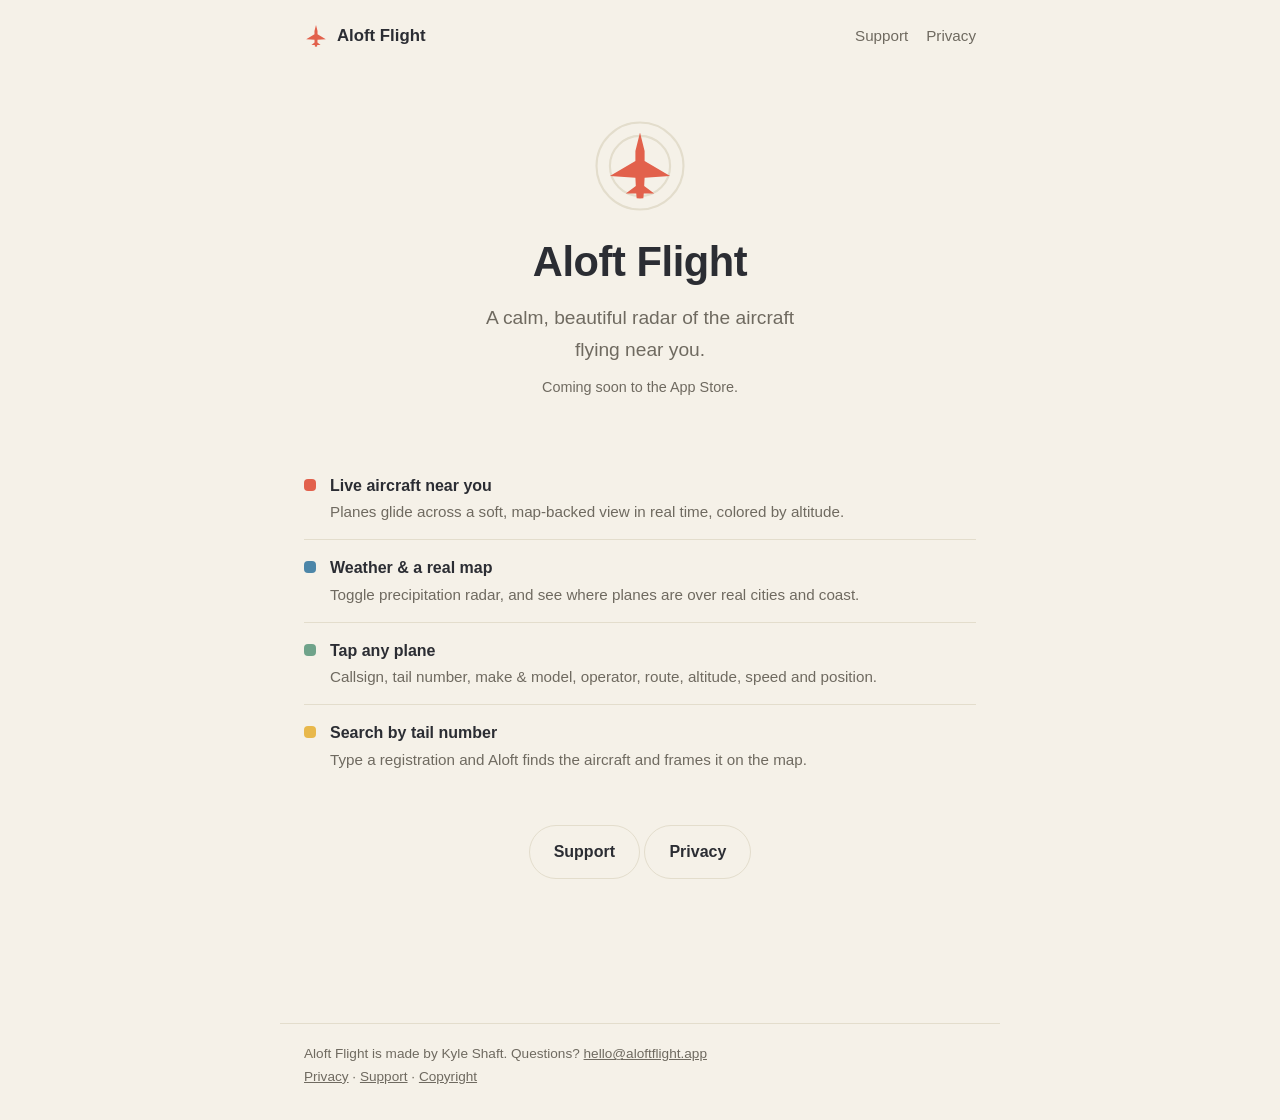
<file: index.html>
<!DOCTYPE html>
<html lang="en">
<head>
<meta charset="utf-8">
<meta name="viewport" content="width=device-width, initial-scale=1">
<title>Aloft Flight — see what's flying overhead</title>
<meta name="description" content="A calm, beautiful radar of the aircraft flying near you — with live weather, a map, and full flight details.">
<link rel="stylesheet" href="style.css">
</head>
<body>

<header class="site">
  <a class="brand" href="./">
    <svg class="mark" viewBox="-11 -11 22 22" xmlns="http://www.w3.org/2000/svg" aria-hidden="true">
      <polygon points="0,-10 1.4,-4.5 1.4,-1.5 9,3 1.4,3.5 1.3,6 4.2,8.2 1.1,8.2 1,9.6 0,9.8 -1,9.6 -1.1,8.2 -4.2,8.2 -1.3,6 -1.4,3.5 -9,3 -1.4,-1.5 -1.4,-4.5" fill="#E2614C"/>
    </svg>
    Aloft Flight
  </a>
  <nav>
    <a href="support">Support</a>
    <a href="privacy">Privacy</a>
  </nav>
</header>

<div class="wrap">
  <section class="hero">
    <svg class="bigmark" viewBox="-11 -11 22 22" xmlns="http://www.w3.org/2000/svg" aria-hidden="true">
      <circle cx="0" cy="0" r="10.4" fill="none" stroke="#E3DDCC" stroke-width="0.5"/>
      <circle cx="0" cy="0" r="7.2" fill="none" stroke="#E3DDCC" stroke-width="0.5"/>
      <polygon points="0,-8 1.1,-3.6 1.1,-1.2 7.2,2.4 1.1,2.8 1,4.8 3.4,6.6 .9,6.6 .8,7.7 0,7.8 -.8,7.7 -.9,6.6 -3.4,6.6 -1,4.8 -1.1,2.8 -7.2,2.4 -1.1,-1.2 -1.1,-3.6" fill="#E2614C"/>
    </svg>
    <h1>Aloft Flight</h1>
    <p class="tagline">A calm, beautiful radar of the aircraft flying near you.</p>
    <p class="note">Coming soon to the App Store.</p>
  </section>

  <section class="features">
    <div class="feature">
      <span class="dot" style="background:#E2614C"></span>
      <div><div class="ftitle">Live aircraft near you</div>
      <div class="fdesc">Planes glide across a soft, map-backed view in real time, colored by altitude.</div></div>
    </div>
    <div class="feature">
      <span class="dot" style="background:#4C86A8"></span>
      <div><div class="ftitle">Weather &amp; a real map</div>
      <div class="fdesc">Toggle precipitation radar, and see where planes are over real cities and coast.</div></div>
    </div>
    <div class="feature">
      <span class="dot" style="background:#6FA38A"></span>
      <div><div class="ftitle">Tap any plane</div>
      <div class="fdesc">Callsign, tail number, make &amp; model, operator, route, altitude, speed and position.</div></div>
    </div>
    <div class="feature">
      <span class="dot" style="background:#E8B84B"></span>
      <div><div class="ftitle">Search by tail number</div>
      <div class="fdesc">Type a registration and Aloft finds the aircraft and frames it on the map.</div></div>
    </div>
  </section>

  <p class="center">
    <a class="cta secondary" href="support">Support</a>
    <a class="cta secondary" href="privacy">Privacy</a>
  </p>
</div>

<footer>
  Aloft Flight is made by Kyle Shaft. Questions? <a href="mailto:hello@aloftflight.app">hello@aloftflight.app</a><br>
  <a href="privacy">Privacy</a> · <a href="support">Support</a> · <a href="copyright">Copyright</a>
</footer>

</body>
</html>
</file>
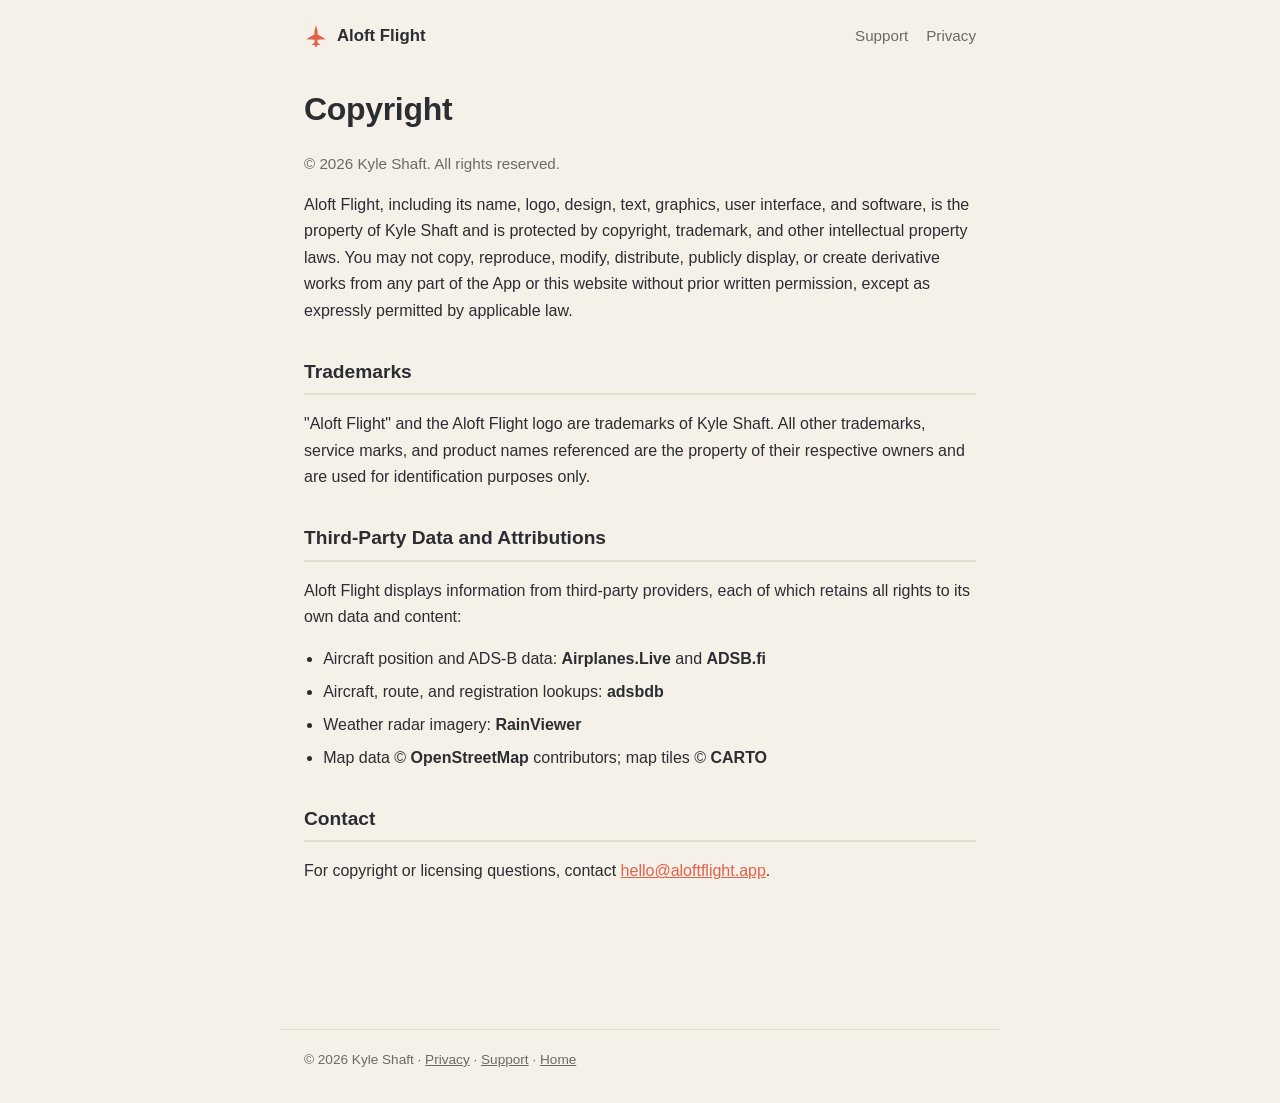
<file: copyright.html>
<!DOCTYPE html>
<html lang="en">
<head>
<meta charset="utf-8">
<meta name="viewport" content="width=device-width, initial-scale=1">
<title>Aloft Flight — Copyright</title>
<link rel="stylesheet" href="style.css">
</head>
<body>

<header class="site">
  <a class="brand" href="./">
    <svg class="mark" viewBox="-11 -11 22 22" xmlns="http://www.w3.org/2000/svg" aria-hidden="true">
      <polygon points="0,-10 1.4,-4.5 1.4,-1.5 9,3 1.4,3.5 1.3,6 4.2,8.2 1.1,8.2 1,9.6 0,9.8 -1,9.6 -1.1,8.2 -4.2,8.2 -1.3,6 -1.4,3.5 -9,3 -1.4,-1.5 -1.4,-4.5" fill="#E2614C"/>
    </svg>
    Aloft Flight
  </a>
  <nav>
    <a href="support">Support</a>
    <a href="privacy">Privacy</a>
  </nav>
</header>

<div class="wrap">

<h1>Copyright</h1>
<p class="effective">© 2026 Kyle Shaft. All rights reserved.</p>

<p>Aloft Flight, including its name, logo, design, text, graphics, user interface, and software, is the property of Kyle Shaft and is protected by copyright, trademark, and other intellectual property laws. You may not copy, reproduce, modify, distribute, publicly display, or create derivative works from any part of the App or this website without prior written permission, except as expressly permitted by applicable law.</p>

<h2>Trademarks</h2>
<p>"Aloft Flight" and the Aloft Flight logo are trademarks of Kyle Shaft. All other trademarks, service marks, and product names referenced are the property of their respective owners and are used for identification purposes only.</p>

<h2>Third-Party Data and Attributions</h2>
<p>Aloft Flight displays information from third-party providers, each of which retains all rights to its own data and content:</p>
<ul>
  <li>Aircraft position and ADS-B data: <strong>Airplanes.Live</strong> and <strong>ADSB.fi</strong></li>
  <li>Aircraft, route, and registration lookups: <strong>adsbdb</strong></li>
  <li>Weather radar imagery: <strong>RainViewer</strong></li>
  <li>Map data © <strong>OpenStreetMap</strong> contributors; map tiles © <strong>CARTO</strong></li>
</ul>

<h2>Contact</h2>
<p>For copyright or licensing questions, contact <a href="mailto:hello@aloftflight.app">hello@aloftflight.app</a>.</p>

</div>

<footer>© 2026 Kyle Shaft · <a href="privacy">Privacy</a> · <a href="support">Support</a> · <a href="./">Home</a></footer>

</body>
</html>
</file>
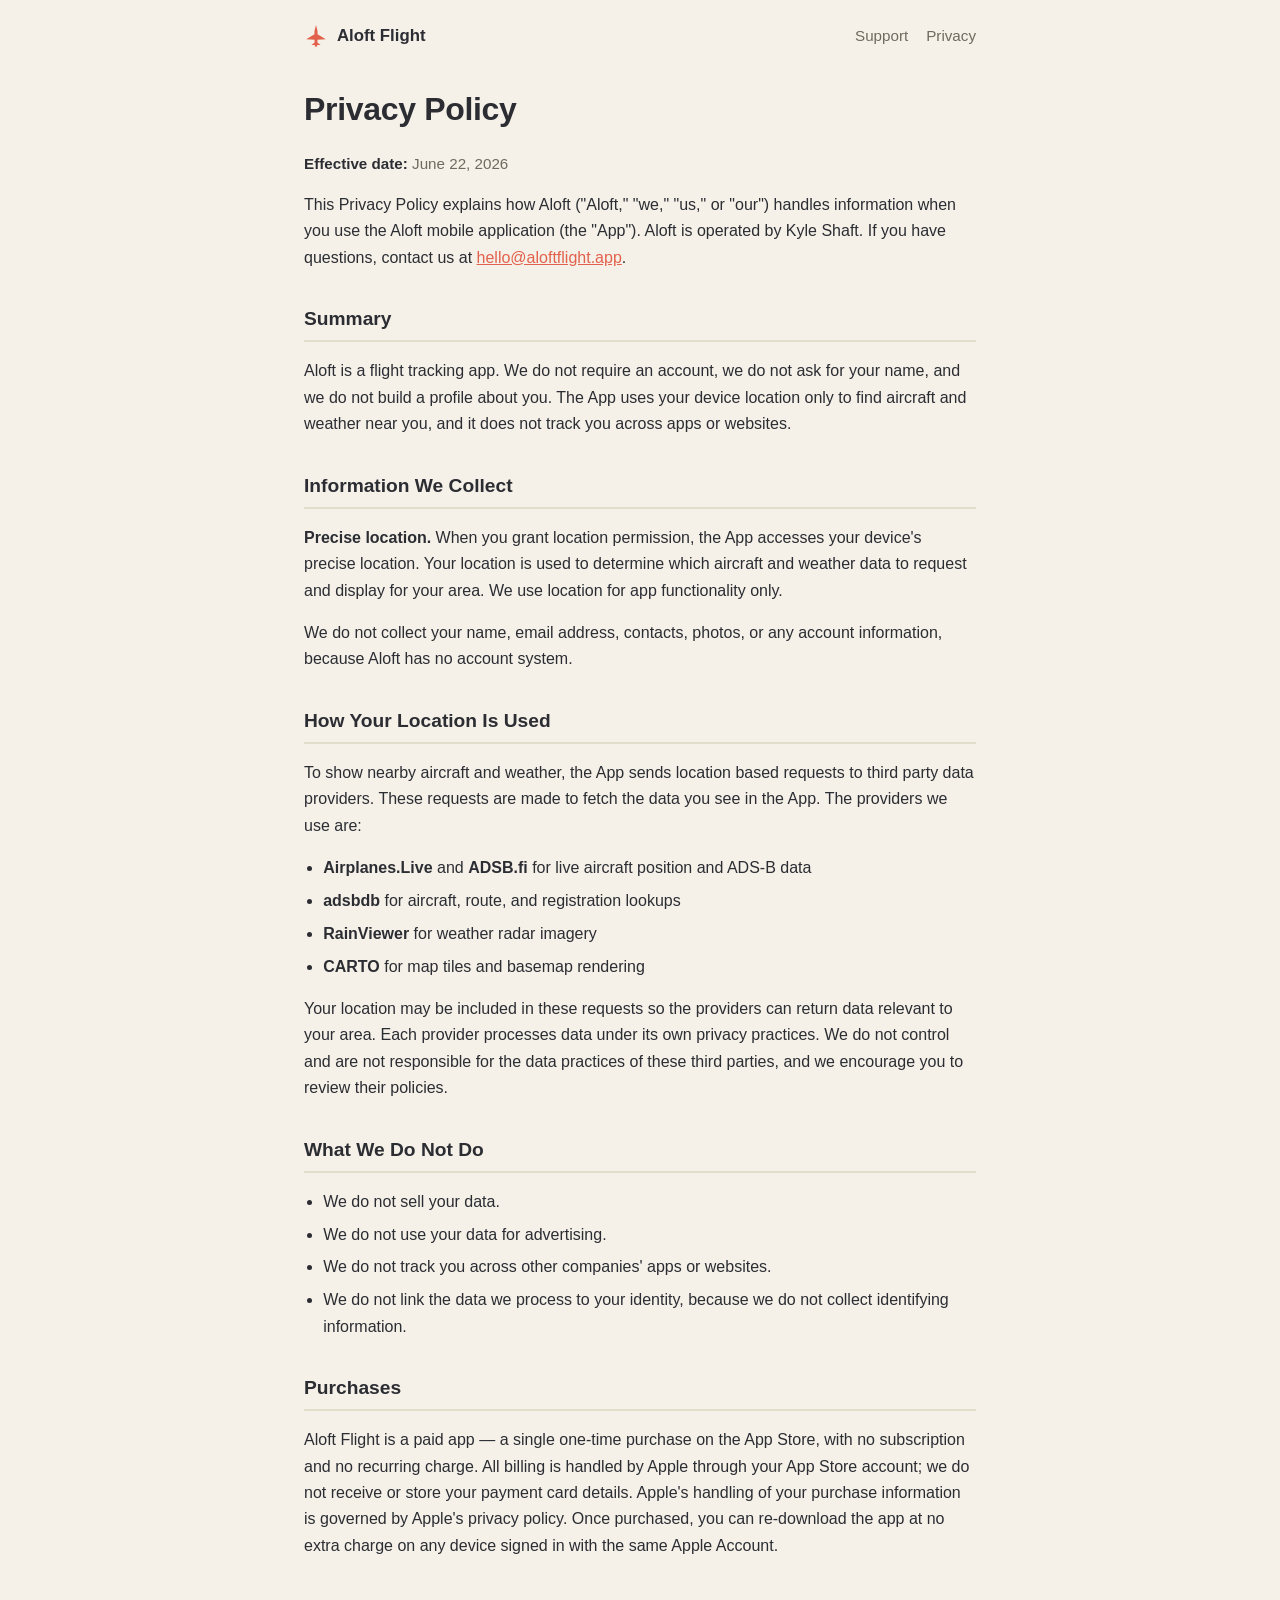
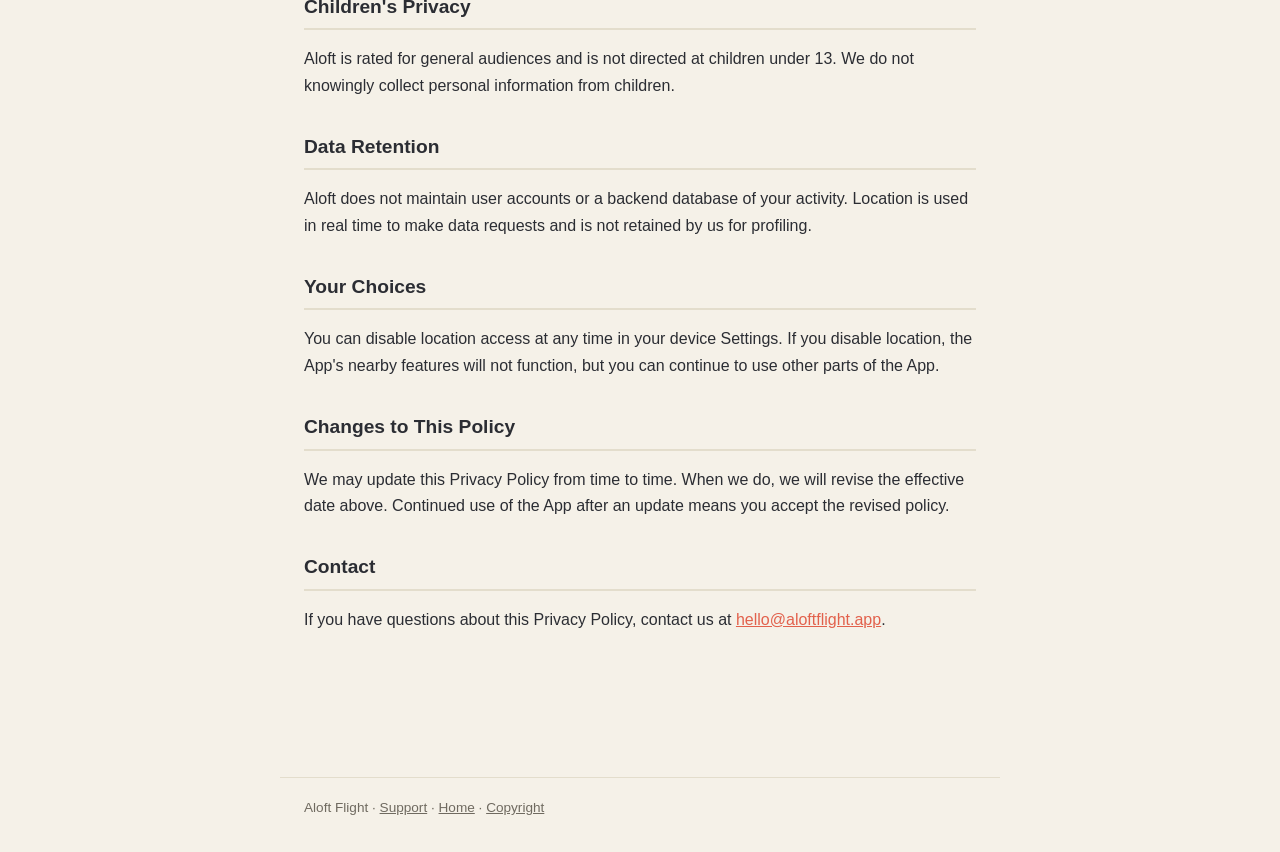
<file: privacy.html>
<!DOCTYPE html>
<html lang="en">
<head>
<meta charset="utf-8">
<meta name="viewport" content="width=device-width, initial-scale=1">
<title>Aloft Flight — Privacy Policy</title>
<link rel="stylesheet" href="style.css">
</head>
<body>

<header class="site">
  <a class="brand" href="./">
    <svg class="mark" viewBox="-11 -11 22 22" xmlns="http://www.w3.org/2000/svg" aria-hidden="true">
      <polygon points="0,-10 1.4,-4.5 1.4,-1.5 9,3 1.4,3.5 1.3,6 4.2,8.2 1.1,8.2 1,9.6 0,9.8 -1,9.6 -1.1,8.2 -4.2,8.2 -1.3,6 -1.4,3.5 -9,3 -1.4,-1.5 -1.4,-4.5" fill="#E2614C"/>
    </svg>
    Aloft Flight
  </a>
  <nav>
    <a href="support">Support</a>
    <a href="privacy">Privacy</a>
  </nav>
</header>

<div class="wrap">

<h1>Privacy Policy</h1>
<p class="effective"><strong>Effective date:</strong> June 22, 2026</p>

<p>This Privacy Policy explains how Aloft ("Aloft," "we," "us," or "our") handles information when you use the Aloft mobile application (the "App"). Aloft is operated by Kyle Shaft. If you have questions, contact us at <a href="mailto:hello@aloftflight.app">hello@aloftflight.app</a>.</p>

<h2>Summary</h2>
<p>Aloft is a flight tracking app. We do not require an account, we do not ask for your name, and we do not build a profile about you. The App uses your device location only to find aircraft and weather near you, and it does not track you across apps or websites.</p>

<h2>Information We Collect</h2>
<p><strong>Precise location.</strong> When you grant location permission, the App accesses your device's precise location. Your location is used to determine which aircraft and weather data to request and display for your area. We use location for app functionality only.</p>
<p>We do not collect your name, email address, contacts, photos, or any account information, because Aloft has no account system.</p>

<h2>How Your Location Is Used</h2>
<p>To show nearby aircraft and weather, the App sends location based requests to third party data providers. These requests are made to fetch the data you see in the App. The providers we use are:</p>
<ul>
  <li><strong>Airplanes.Live</strong> and <strong>ADSB.fi</strong> for live aircraft position and ADS-B data</li>
  <li><strong>adsbdb</strong> for aircraft, route, and registration lookups</li>
  <li><strong>RainViewer</strong> for weather radar imagery</li>
  <li><strong>CARTO</strong> for map tiles and basemap rendering</li>
</ul>
<p>Your location may be included in these requests so the providers can return data relevant to your area. Each provider processes data under its own privacy practices. We do not control and are not responsible for the data practices of these third parties, and we encourage you to review their policies.</p>

<h2>What We Do Not Do</h2>
<ul>
  <li>We do not sell your data.</li>
  <li>We do not use your data for advertising.</li>
  <li>We do not track you across other companies' apps or websites.</li>
  <li>We do not link the data we process to your identity, because we do not collect identifying information.</li>
</ul>

<h2>Purchases</h2>
<p>Aloft Flight is a paid app — a single one-time purchase on the App Store, with no subscription and no recurring charge. All billing is handled by Apple through your App Store account; we do not receive or store your payment card details. Apple's handling of your purchase information is governed by Apple's privacy policy. Once purchased, you can re-download the app at no extra charge on any device signed in with the same Apple Account.</p>

<h2>Children's Privacy</h2>
<p>Aloft is rated for general audiences and is not directed at children under 13. We do not knowingly collect personal information from children.</p>

<h2>Data Retention</h2>
<p>Aloft does not maintain user accounts or a backend database of your activity. Location is used in real time to make data requests and is not retained by us for profiling.</p>

<h2>Your Choices</h2>
<p>You can disable location access at any time in your device Settings. If you disable location, the App's nearby features will not function, but you can continue to use other parts of the App.</p>

<h2>Changes to This Policy</h2>
<p>We may update this Privacy Policy from time to time. When we do, we will revise the effective date above. Continued use of the App after an update means you accept the revised policy.</p>

<h2>Contact</h2>
<p>If you have questions about this Privacy Policy, contact us at <a href="mailto:hello@aloftflight.app">hello@aloftflight.app</a>.</p>

</div>

<footer>Aloft Flight · <a href="support">Support</a> · <a href="./">Home</a> · <a href="copyright">Copyright</a></footer>

</body>
</html>
</file>
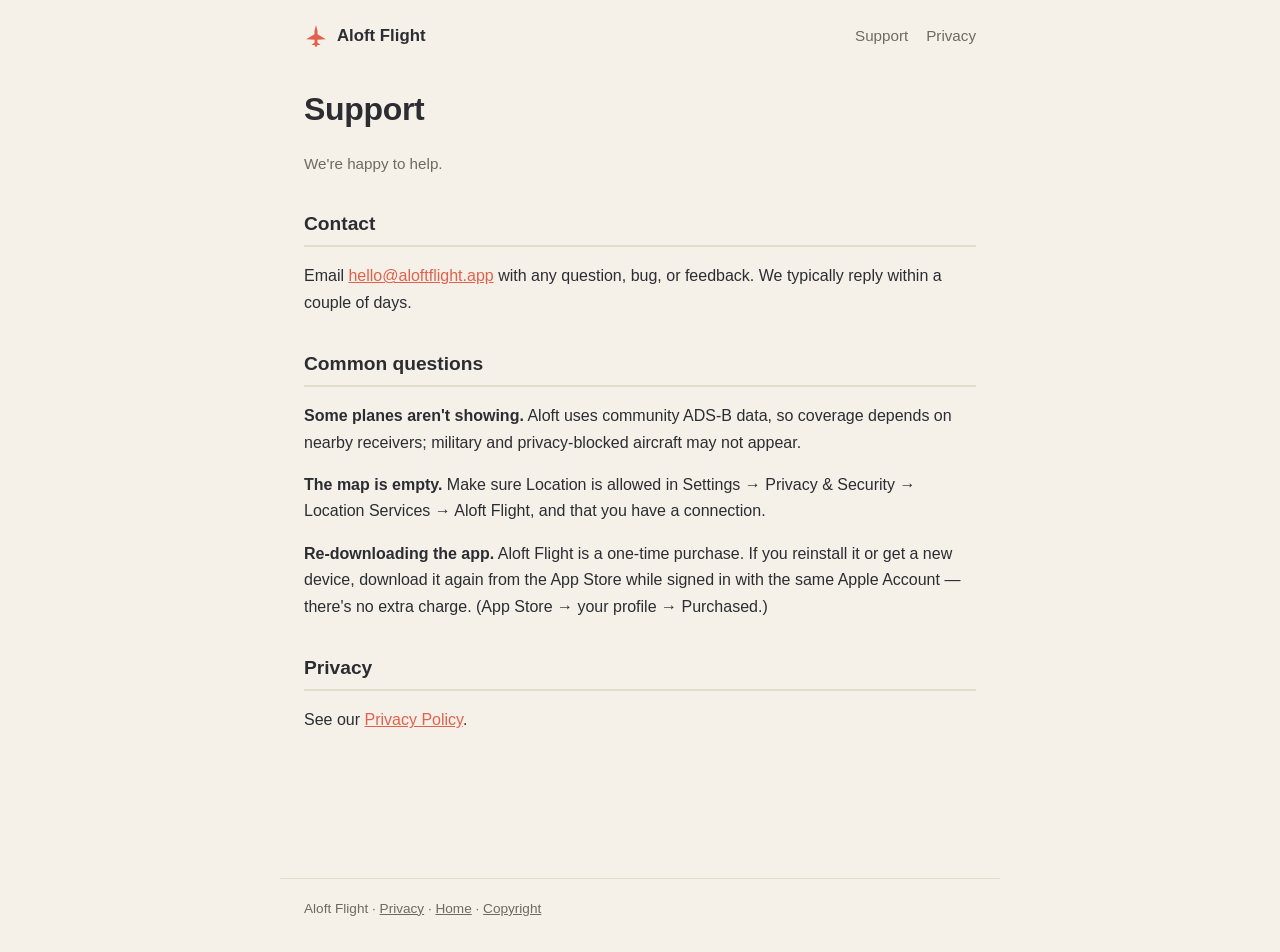
<file: support.html>
<!DOCTYPE html>
<html lang="en">
<head>
<meta charset="utf-8">
<meta name="viewport" content="width=device-width, initial-scale=1">
<title>Aloft Flight — Support</title>
<link rel="stylesheet" href="style.css">
</head>
<body>

<header class="site">
  <a class="brand" href="./">
    <svg class="mark" viewBox="-11 -11 22 22" xmlns="http://www.w3.org/2000/svg" aria-hidden="true">
      <polygon points="0,-10 1.4,-4.5 1.4,-1.5 9,3 1.4,3.5 1.3,6 4.2,8.2 1.1,8.2 1,9.6 0,9.8 -1,9.6 -1.1,8.2 -4.2,8.2 -1.3,6 -1.4,3.5 -9,3 -1.4,-1.5 -1.4,-4.5" fill="#E2614C"/>
    </svg>
    Aloft Flight
  </a>
  <nav>
    <a href="support">Support</a>
    <a href="privacy">Privacy</a>
  </nav>
</header>

<div class="wrap">

<h1>Support</h1>
<p class="muted">We're happy to help.</p>

<h2>Contact</h2>
<p>Email <a href="mailto:hello@aloftflight.app">hello@aloftflight.app</a> with any
   question, bug, or feedback. We typically reply within a couple of days.</p>

<h2>Common questions</h2>
<p><strong>Some planes aren't showing.</strong> Aloft uses community ADS-B data, so
   coverage depends on nearby receivers; military and privacy-blocked aircraft may not appear.</p>
<p><strong>The map is empty.</strong> Make sure Location is allowed in
   Settings → Privacy &amp; Security → Location Services → Aloft Flight, and that you have a connection.</p>
<p><strong>Re-downloading the app.</strong> Aloft Flight is a one-time purchase. If you
   reinstall it or get a new device, download it again from the App Store while signed in with the
   same Apple Account — there's no extra charge. (App Store → your profile → Purchased.)</p>

<h2>Privacy</h2>
<p>See our <a href="privacy">Privacy Policy</a>.</p>

</div>

<footer>Aloft Flight · <a href="privacy">Privacy</a> · <a href="./">Home</a> · <a href="copyright">Copyright</a></footer>

</body>
</html>
</file>
<file: style.css>
:root {
  --cream: #F5F1E8;
  --ink: #2B2D33;
  --coral: #E2614C;
  --muted: #6f6a60;
  --line: #E3DDCC;
  --surface: #ffffff;
}
* { box-sizing: border-box; }
html { -webkit-text-size-adjust: 100%; }
body {
  font-family: ui-rounded, "SF Pro Rounded", -apple-system, BlinkMacSystemFont,
               "Segoe UI", Roboto, Helvetica, Arial, sans-serif;
  line-height: 1.65;
  color: var(--ink);
  background: var(--cream);
  margin: 0;
}
a { color: var(--coral); }
strong { color: var(--ink); }

header.site {
  display: flex; align-items: center; gap: 10px;
  max-width: 720px; margin: 0 auto; padding: 22px 24px;
}
header.site .brand {
  display: flex; align-items: center; gap: 9px;
  font-weight: 600; font-size: 1.05rem; color: var(--ink); text-decoration: none;
}
header.site nav { margin-left: auto; display: flex; gap: 18px; }
header.site nav a { color: var(--muted); text-decoration: none; font-size: .95rem; }
header.site nav a:hover { color: var(--ink); }
.mark { width: 24px; height: 24px; display: block; }

.wrap { max-width: 720px; margin: 0 auto; padding: 8px 24px 80px; }
h1 { font-size: 2rem; margin: .2rem 0 .5rem; letter-spacing: -.01em; }
h2 {
  font-size: 1.2rem; margin-top: 2rem;
  padding-bottom: .35rem; border-bottom: 2px solid var(--line);
}
.effective, .muted { color: var(--muted); font-size: .95rem; }
ul { padding-left: 1.2rem; }
li { margin-bottom: .4rem; }

footer {
  max-width: 720px; margin: 3rem auto 0; padding: 1.2rem 24px 2rem;
  color: var(--muted); font-size: .85rem; border-top: 1px solid var(--line);
}
footer a { color: var(--muted); }

/* Landing */
.hero { text-align: center; padding: 40px 0 4px; }
.hero .bigmark { width: 92px; height: 92px; margin: 0 auto 16px; display: block; }
.hero h1 { font-size: 2.6rem; margin-bottom: .3rem; }
.tagline { font-size: 1.2rem; color: var(--muted); max-width: 32ch; margin: 6px auto 0; }
.cta {
  display: inline-block; margin-top: 22px; background: var(--ink); color: var(--cream);
  padding: 13px 24px; border-radius: 999px; text-decoration: none; font-weight: 600;
}
.cta.secondary { background: transparent; color: var(--ink); border: 1px solid var(--line); }
.note { color: var(--muted); font-size: .9rem; margin-top: 10px; }
.features { margin: 40px 0 8px; }
.feature { display: flex; gap: 14px; padding: 15px 0; border-bottom: 1px solid var(--line); }
.feature:last-child { border-bottom: none; }
.feature .dot { width: 12px; height: 12px; border-radius: 4px; margin-top: 6px; flex: none; }
.feature .ftitle { font-weight: 600; }
.feature .fdesc { color: var(--muted); font-size: .95rem; }
.center { text-align: center; }
</file>
